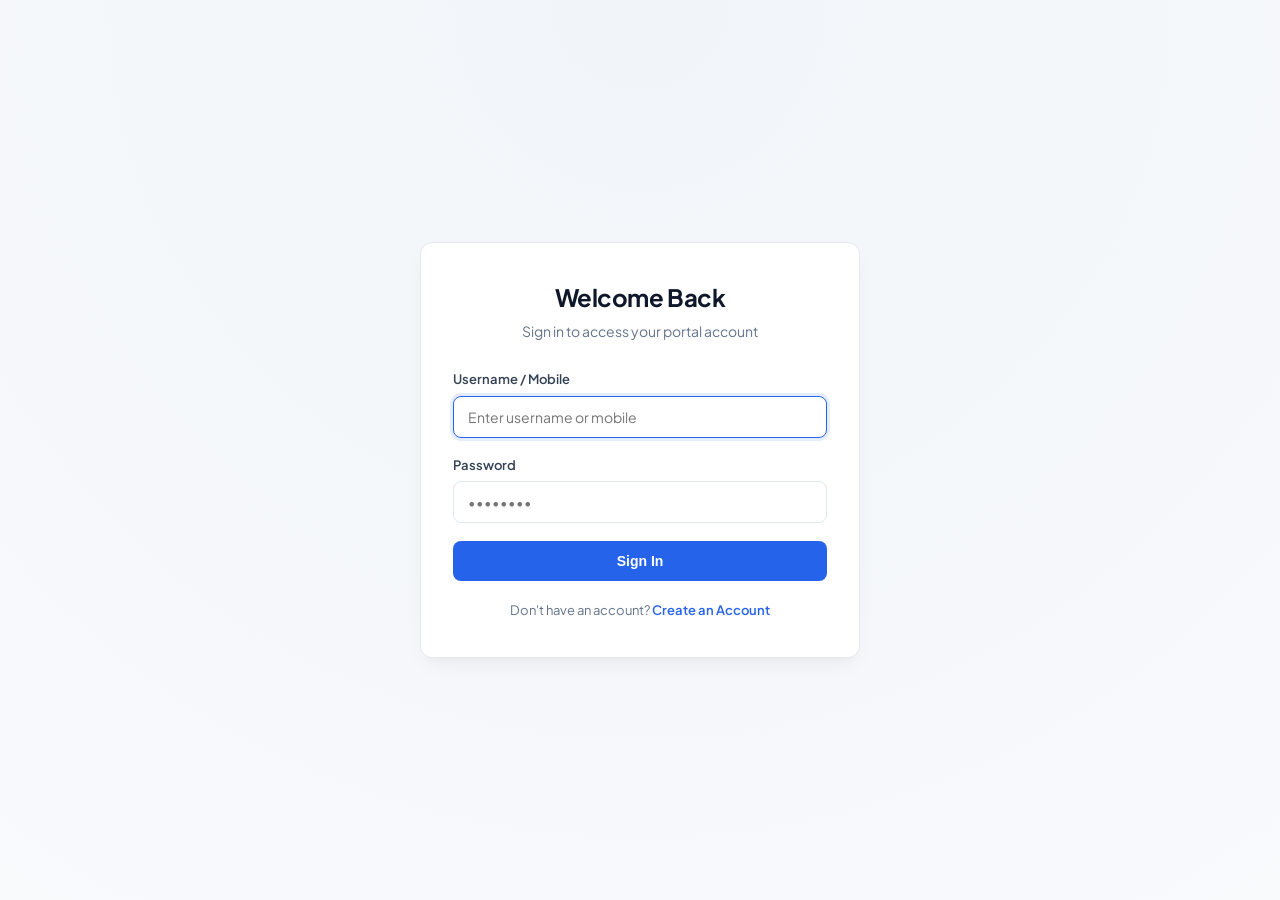
<file: public/index.html>
<!DOCTYPE html>
<html lang="en">
<head>
  <meta charset="UTF-8">
  <meta name="viewport" content="width=device-width, initial-scale=1.0">
  <title>Login - QMRS Portal</title>
  <link rel="stylesheet" href="/assets/css/common.css">
</head>
<body>
  <div class="auth-container">
    <div class="auth-card">
      <div class="auth-header">
        <h1>Welcome Back</h1>
        <p>Sign in to access your portal account</p>
      </div>

      <div id="alertBox" class="alert" style="display: none;"></div>

      <form id="loginForm" method="POST" action="/api/auth/login.php">
        <div class="form-group">
          <label for="username">Username / Mobile</label>
          <input type="text" id="username" name="username" class="form-input" placeholder="Enter username or mobile" required autofocus>
        </div>

        <div class="form-group">
          <label for="password">Password</label>
          <input type="password" id="password" name="password" class="form-input" placeholder="••••••••" required>
        </div>

        <button type="submit" id="submitBtn" class="btn-primary">
          <span>Sign In</span>
        </button>
      </form>

      <div class="auth-footer">
        Don't have an account? <a href="/public/register.php">Create an Account</a>
      </div>
    </div>
  </div>
</body>
</html>
</file>
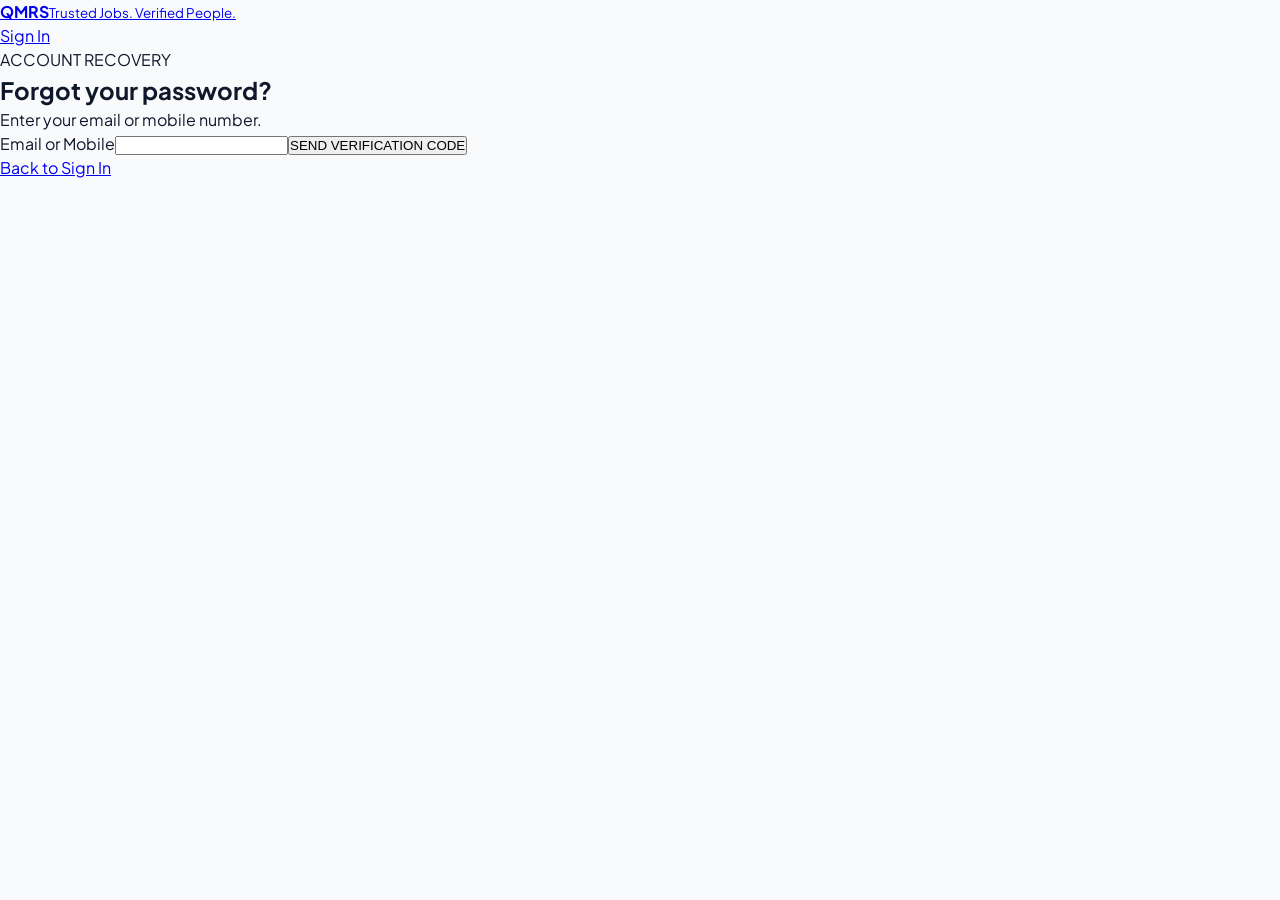
<file: public/forgot-password/index.html>
<!doctype html><html><head><meta charset="utf-8"><meta name="viewport" content="width=device-width,initial-scale=1"><title>QMRS Forgot Password</title><link rel="stylesheet" href="/assets/css/common.css"></head><body><header><div class="container nav"><a class="brand" href="/"><span class="mark"><i></i><i></i><i></i></span><span><b>QMRS</b><small>Trusted Jobs. Verified People.</small></span></a><div class="member"><a href="/login/">Sign In</a></div></div></header><main class="page"><section class="card"><span class="eyebrow">ACCOUNT RECOVERY</span><h1>Forgot your password?</h1><p class="intro">Enter your email or mobile number.</p><form id="f"><label class="field">Email or Mobile<input name="identity" required></label><button class="submit">SEND VERIFICATION CODE</button></form><p class="footer"><a href="/login/">Back to Sign In</a></p></section></main><script>f.onsubmit=async e=>{e.preventDefault();let r=await fetch('/api/auth/forgot-password.php',{method:'POST',body:new FormData(f)}),j=await r.json();alert(j.message+(j.data?.development_otp?'\nDevelopment OTP: '+j.data.development_otp:''))}</script></body></html>
</file>
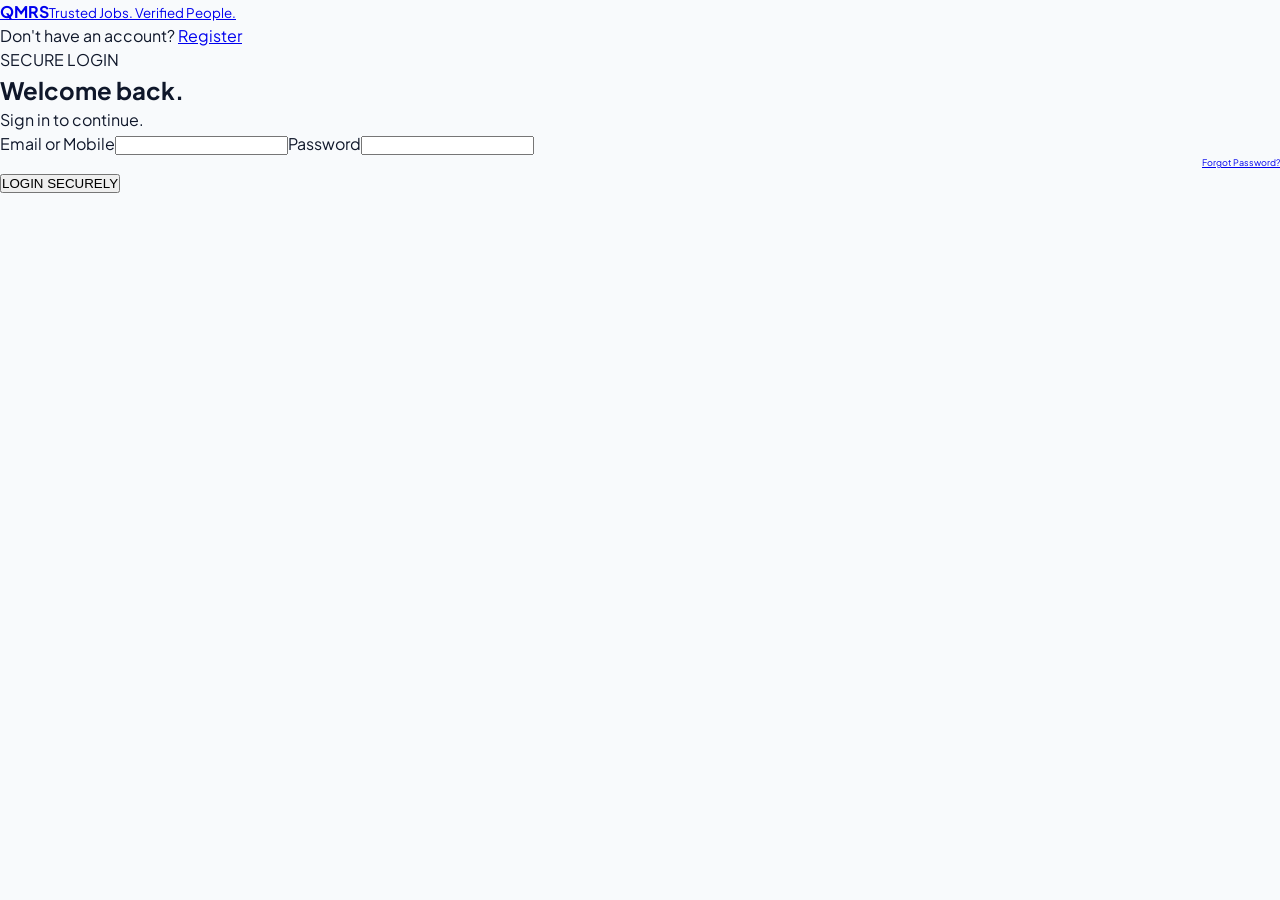
<file: public/login/index.html>
<!doctype html><html><head><meta charset="utf-8"><meta name="viewport" content="width=device-width,initial-scale=1"><title>QMRS Login</title><link rel="stylesheet" href="/assets/css/common.css"></head><body><header><div class="container nav"><a class="brand" href="/"><span class="mark"><i></i><i></i><i></i></span><span><b>QMRS</b><small>Trusted Jobs. Verified People.</small></span></a><div class="member">Don't have an account? <a href="/register/">Register</a></div></div></header><main class="page"><section class="card"><span class="eyebrow">SECURE LOGIN</span><h1>Welcome back.</h1><p class="intro">Sign in to continue.</p><form id="f"><label class="field">Email or Mobile<input name="identity" required></label><label class="field">Password<input name="password" type="password" required></label><p style="text-align:right;font-size:9px"><a href="/forgot-password/">Forgot Password?</a></p><button class="submit">LOGIN SECURELY</button></form></section></main><script>f.onsubmit=async e=>{e.preventDefault();let r=await fetch('/api/auth/login.php',{method:'POST',body:new FormData(f)}),j=await r.json();alert(j.message);if(j.success)location='/dashboard.php'}</script></body></html>
</file>
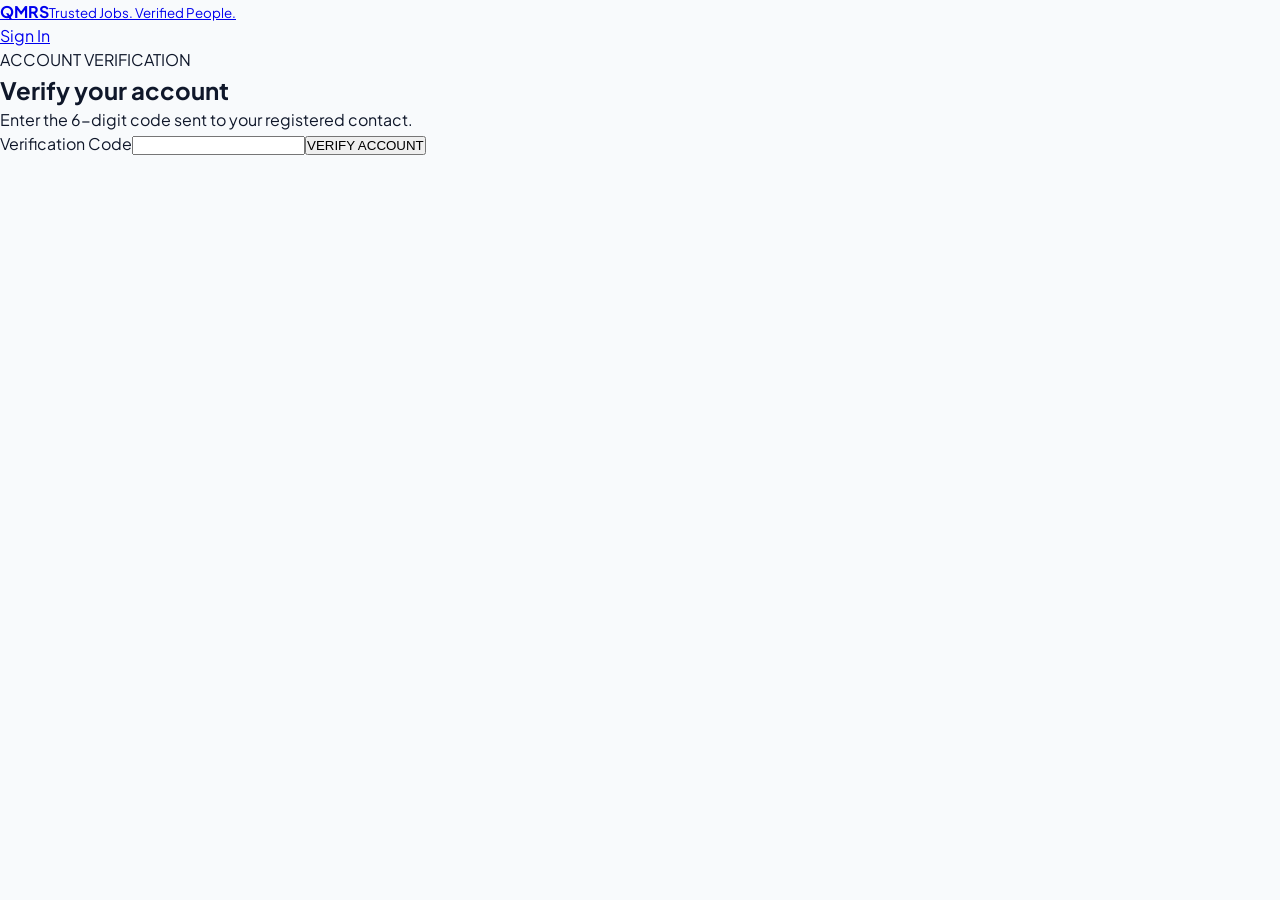
<file: public/otp/index.html>
<!doctype html><html><head><meta charset="utf-8"><meta name="viewport" content="width=device-width,initial-scale=1"><title>QMRS OTP</title><link rel="stylesheet" href="/assets/css/common.css"></head><body><header><div class="container nav"><a class="brand" href="/"><span class="mark"><i></i><i></i><i></i></span><span><b>QMRS</b><small>Trusted Jobs. Verified People.</small></span></a><div class="member"><a href="/login/">Sign In</a></div></div></header><main class="page"><section class="card"><span class="eyebrow">ACCOUNT VERIFICATION</span><h1>Verify your account</h1><p class="intro">Enter the 6-digit code sent to your registered contact.</p><form id="f"><label class="field">Verification Code<input name="otp" inputmode="numeric" maxlength="6" required></label><button class="submit">VERIFY ACCOUNT</button></form></section></main><script>f.onsubmit=async e=>{e.preventDefault();let p=new URLSearchParams(location.search),d=new FormData(f);d.append('user_id',p.get('user_id')||'');d.append('otp_type',p.get('otp_type')||'EMAIL');let r=await fetch('/api/auth/verify-otp.php',{method:'POST',body:d}),j=await r.json();alert(j.message);if(j.success)location='/login/'}</script></body></html>
</file>
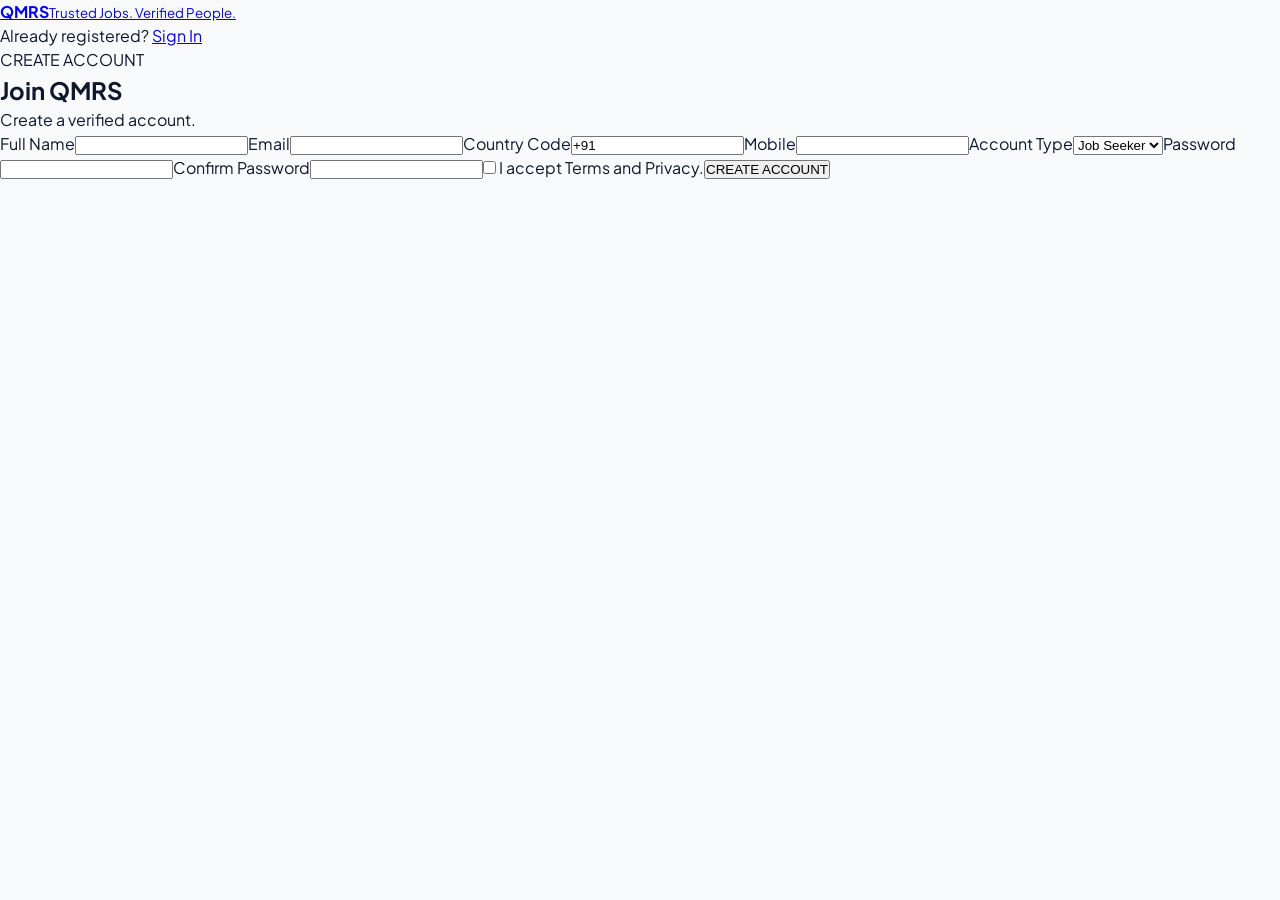
<file: public/register/index.html>
<!doctype html><html><head><meta charset="utf-8"><meta name="viewport" content="width=device-width,initial-scale=1"><title>QMRS Registration</title><link rel="stylesheet" href="/assets/css/common.css"></head><body><header><div class="container nav"><a class="brand" href="/"><span class="mark"><i></i><i></i><i></i></span><span><b>QMRS</b><small>Trusted Jobs. Verified People.</small></span></a><div class="member">Already registered? <a href="/login/">Sign In</a></div></div></header><main class="page"><section class="card"><span class="eyebrow">CREATE ACCOUNT</span><h1>Join QMRS</h1><p class="intro">Create a verified account.</p><form id="f"><label class="field">Full Name<input name="full_name" required></label><label class="field">Email<input name="email" type="email"></label><label class="field">Country Code<input name="country_code" value="+91"></label><label class="field">Mobile<input name="mobile"></label><label class="field">Account Type<select name="user_type"><option value="CANDIDATE">Job Seeker</option><option value="EMPLOYER">Employer</option></select></label><label class="field">Password<input name="password" type="password" required></label><label class="field">Confirm Password<input name="confirm_password" type="password" required></label><label class="field"><input name="terms" value="1" type="checkbox" required> I accept Terms and Privacy.</label><button class="submit">CREATE ACCOUNT</button></form></section></main><script>f.onsubmit=async e=>{e.preventDefault();let r=await fetch('/api/auth/register.php',{method:'POST',body:new FormData(f)}),j=await r.json();alert(j.message+(j.data?.development_otp?'\nDevelopment OTP: '+j.data.development_otp:''));if(j.success)location='/otp/?user_id='+j.data.user_id+'&otp_type='+j.data.otp_type}</script></body></html>
</file>
<file: assets/css/common.css>
@import url('https://fonts.googleapis.com/css2?family=Plus+Jakarta+Sans:wght@400;500;600;700&display=swap');

:root {
  --primary: #2563eb;
  --primary-hover: #1d4ed8;
  --bg-surface: #ffffff;
  --bg-body: #f8fafc;
  --border: #e2e8f0;
  --text-main: #0f172a;
  --text-muted: #64748b;
  --success: #10b981;
  --danger: #ef4444;
  --radius: 12px;
  --shadow: 0 10px 25px -5px rgba(15, 23, 42, 0.05), 0 8px 10px -6px rgba(15, 23, 42, 0.03);
}

* {
  box-sizing: border-box;
  margin: 0;
  padding: 0;
}

body {
  font-family: 'Plus Jakarta Sans', -apple-system, BlinkMacSystemFont, sans-serif;
  background: var(--bg-body);
  color: var(--text-main);
  line-height: 1.5;
  min-height: 100vh;
  display: flex;
  flex-direction: column;
}

.auth-container {
  min-height: 100vh;
  display: flex;
  align-items: center;
  justify-content: center;
  padding: 24px 16px;
  background: radial-gradient(circle at top, #f1f5f9 0%, #f8fafc 100%);
}

.auth-card {
  width: 100%;
  max-width: 440px;
  background: var(--bg-surface);
  border: 1px solid var(--border);
  border-radius: var(--radius);
  box-shadow: var(--shadow);
  padding: 36px 32px;
}

.auth-header {
  text-align: center;
  margin-bottom: 28px;
}

.auth-header h1 {
  font-size: 24px;
  font-weight: 700;
  letter-spacing: -0.02em;
  color: var(--text-main);
  margin-bottom: 6px;
}

.auth-header p {
  color: var(--text-muted);
  font-size: 14px;
}

.form-group {
  margin-bottom: 18px;
}

.form-group label {
  display: block;
  font-size: 13px;
  font-weight: 600;
  color: #334155;
  margin-bottom: 6px;
}

.form-input {
  width: 100%;
  padding: 11px 14px;
  font-size: 14px;
  font-family: inherit;
  border: 1px solid var(--border);
  border-radius: 8px;
  background: #ffffff;
  color: var(--text-main);
  transition: border-color 0.15s ease, box-shadow 0.15s ease;
}

.form-input:focus {
  outline: none;
  border-color: var(--primary);
  box-shadow: 0 0 0 3px rgba(37, 99, 235, 0.12);
}

.btn-primary {
  width: 100%;
  padding: 12px 16px;
  font-size: 14px;
  font-weight: 600;
  color: #ffffff;
  background: var(--primary);
  border: none;
  border-radius: 8px;
  cursor: pointer;
  transition: background 0.15s ease, transform 0.05s ease;
  display: inline-flex;
  justify-content: center;
  align-items: center;
  gap: 8px;
}

.btn-primary:hover {
  background: var(--primary-hover);
}

.btn-primary:active {
  transform: scale(0.99);
}

.alert {
  padding: 12px 14px;
  border-radius: 8px;
  font-size: 13px;
  margin-bottom: 18px;
}

.alert-danger {
  background: #fef2f2;
  border: 1px solid #fee2e2;
  color: #b91c1c;
}

.alert-success {
  background: #ecfdf5;
  border: 1px solid #d1fae5;
  color: #047857;
}

.auth-footer {
  text-align: center;
  margin-top: 20px;
  font-size: 13px;
  color: var(--text-muted);
}

.auth-footer a {
  color: var(--primary);
  text-decoration: none;
  font-weight: 600;
}

.auth-footer a:hover {
  text-decoration: underline;
}
</file>
